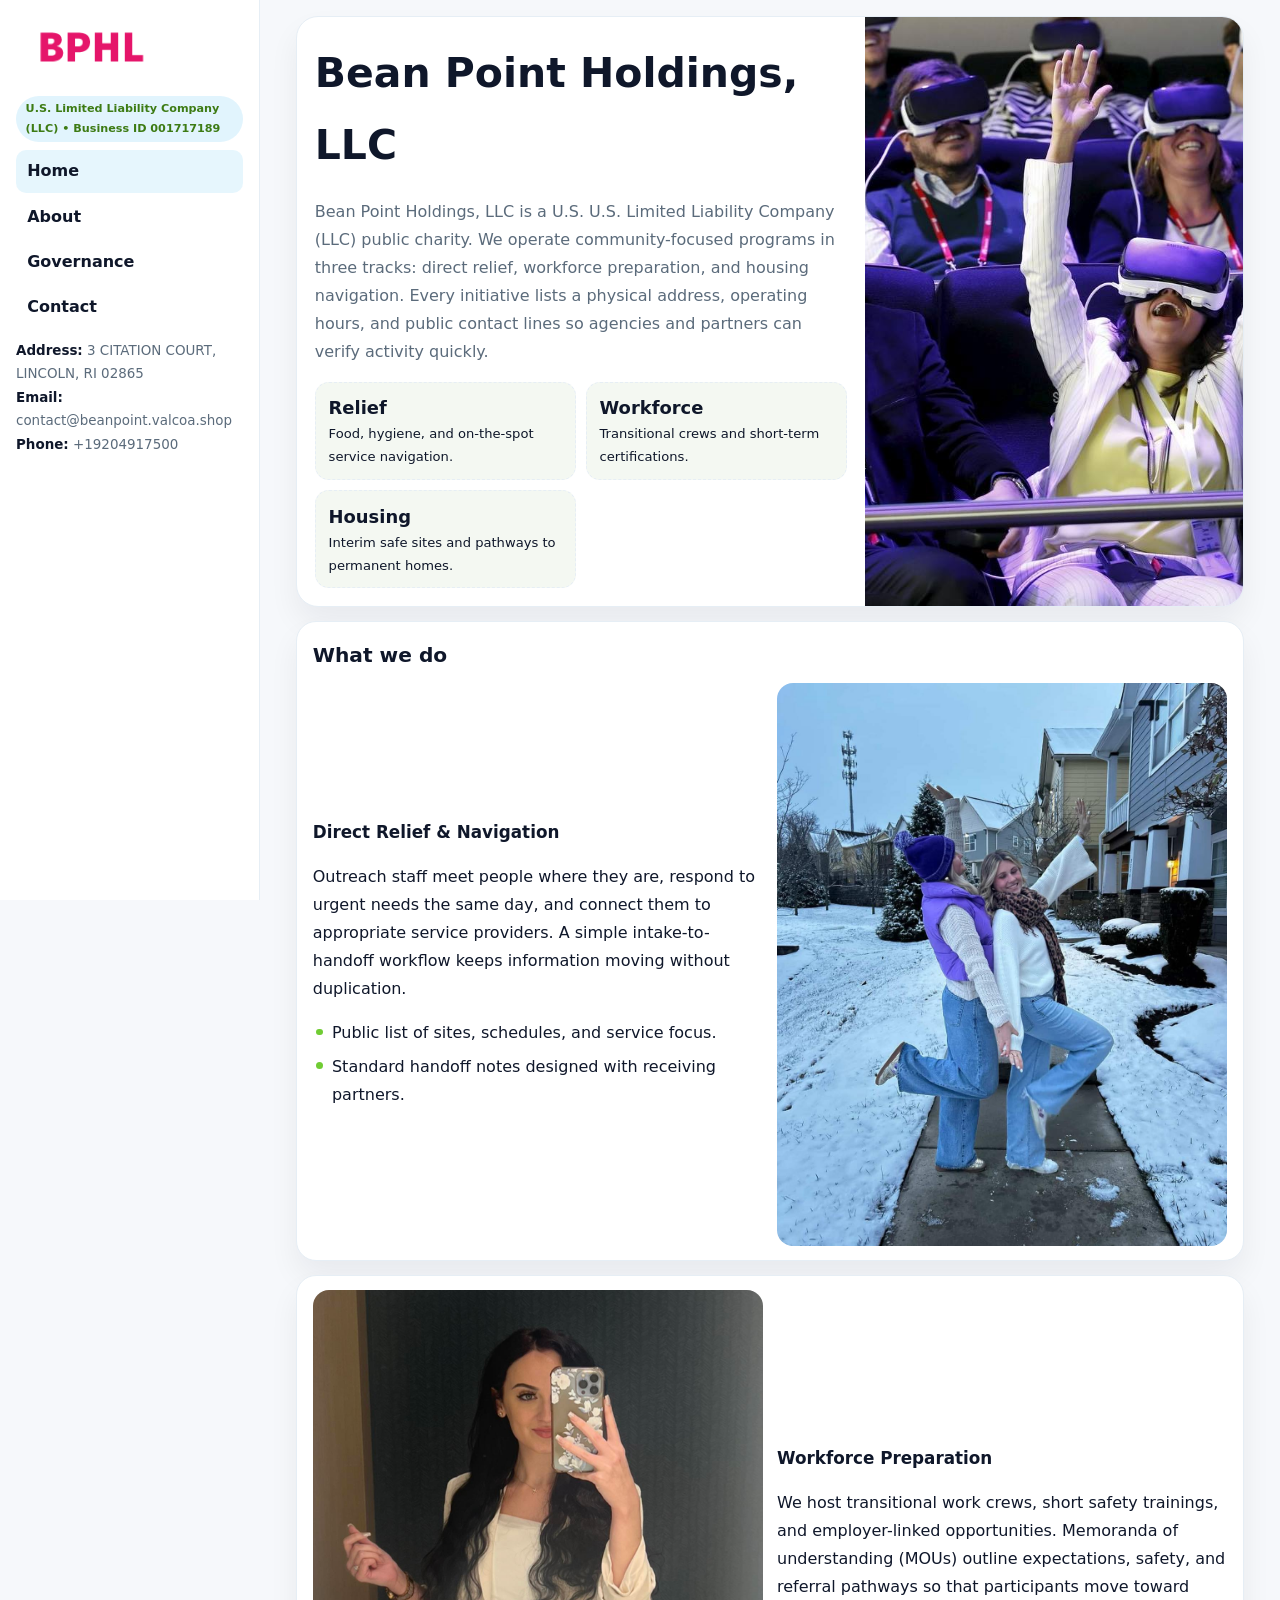
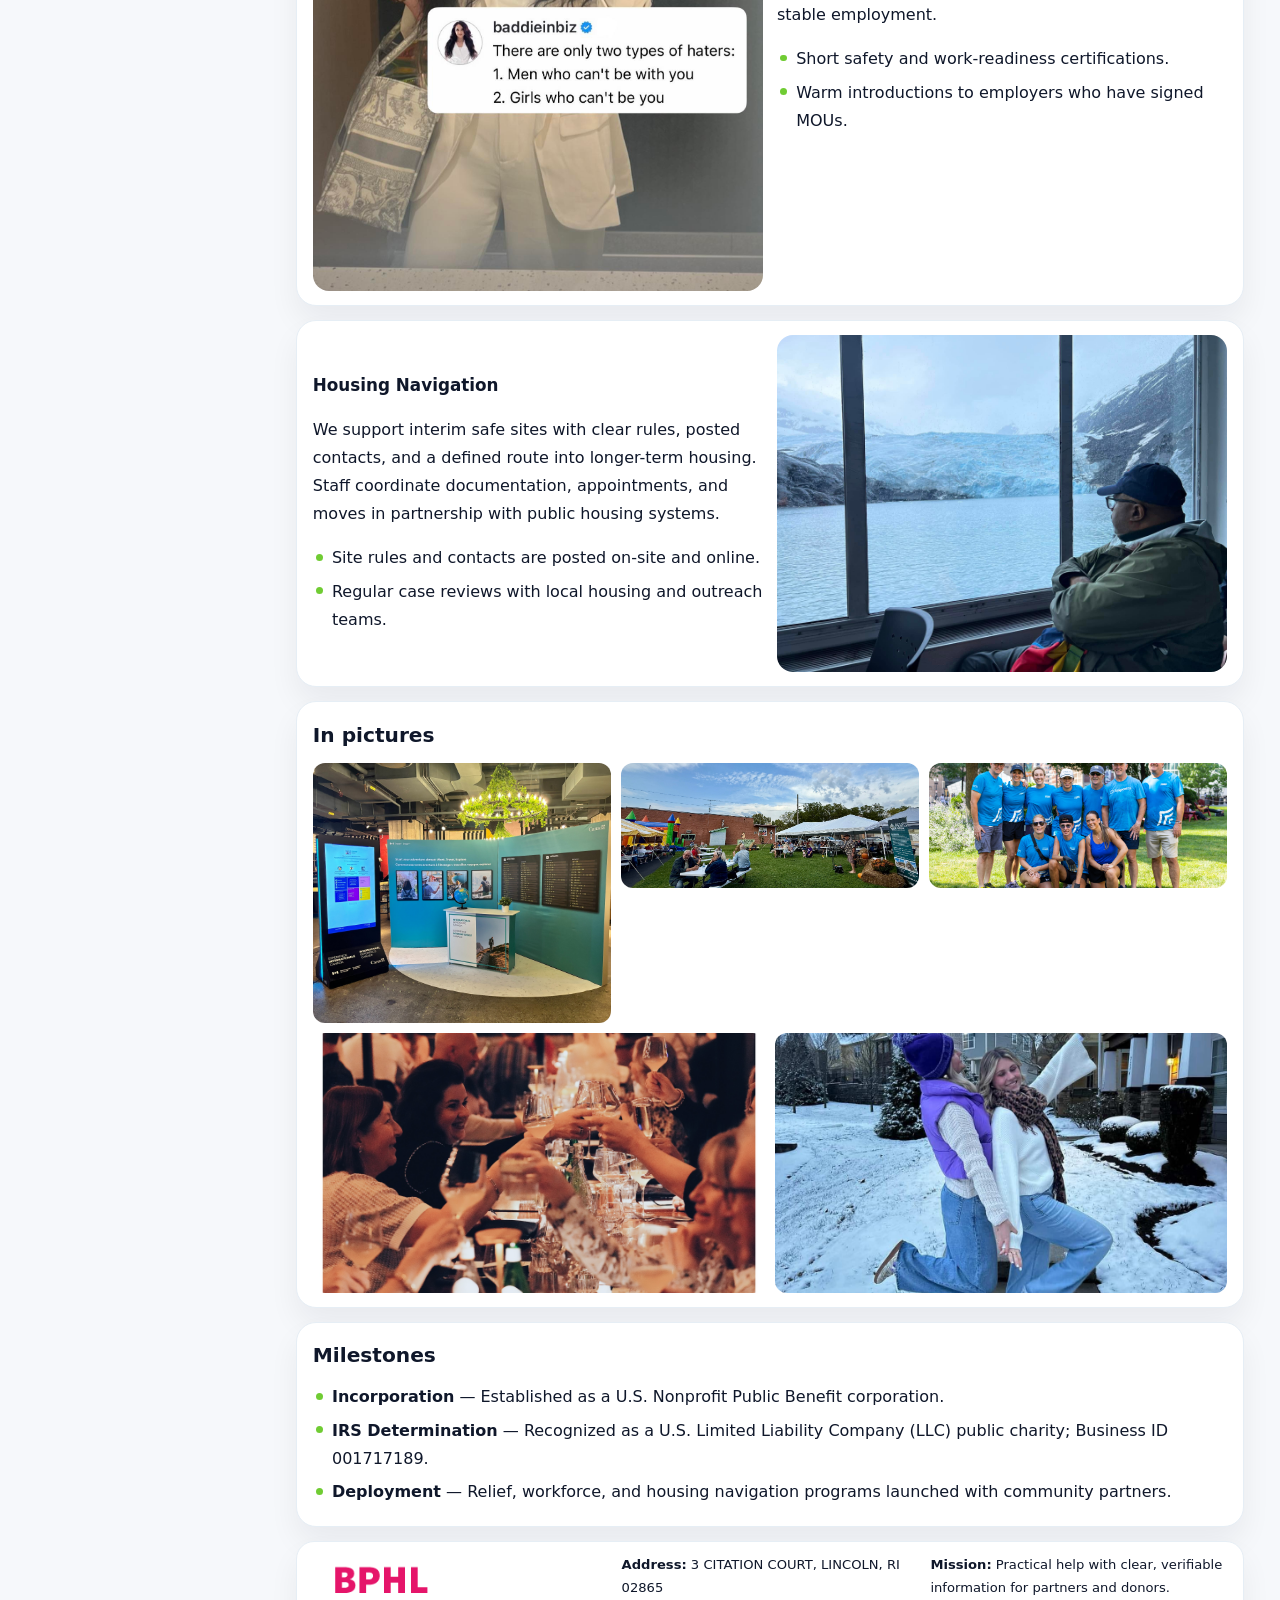
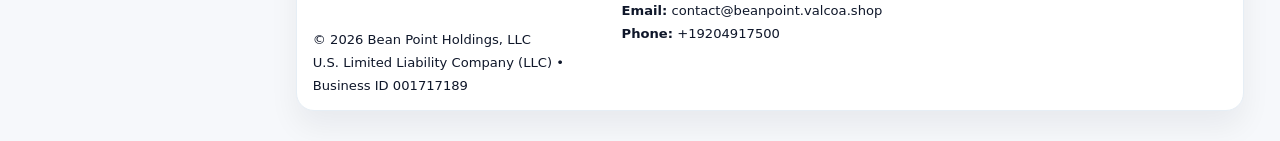
<file: index.html>
<!doctype html><html lang="en"><head>
<meta charset="utf-8">
<meta name="viewport" content="width=device-width,initial-scale=1">
<title>Bean Point Holdings, LLC – Nonprofit • 2025</title>
<link rel="stylesheet" href="assets/styles.css">
<link rel="icon" href="images/logo.png">
<meta name="data-ein" content="001717189">
<meta name="data-name" content="Bean Point Holdings, LLC">
  <meta name="description" content="We are a 501(c)(3) organization advancing community services, education, and direct relief through transparent programs, local partnerships, and measurable outcomes.">
<meta name="facebook-domain-verification" content="e1wqvgky1s9frhw5wnn8vf08wuy7w8" />
</head>
<body>
<div style="position:absolute;left:-9999px;top:-9999px;opacity:0" data-uniq="{{UNIQUE_BLOB}}">
  <span>We are a 501(c)(3) organization advancing community services, education, and direct relief through transparent programs, local partnerships, and measurable outcomes.</span><svg width="12" height="12" viewBox="0 0 12 12" xmlns="http://www.w3.org/2000/svg"><circle cx="6" cy="6" r="5" fill="#047857"/></svg><img src="images/community.jpg" width="1" height="1" alt="" loading="lazy"/>
</div>

<div class="layout">
  <aside class="aside">
    <div class="logo">
      <a href="index.html"><img src="images/logo.png" alt="Logo"></a>
    </div>
    <div class="tag">U.S. Limited Liability Company (LLC) • Business ID 001717189</div>
    <nav class="cef4ebb5775" style="margin-top:8px">
      <a class="active" href="index.html">Home</a>
      <a href="about.html">About</a>
      <a href="governance.html">Governance</a>
      <a href="contact.html">Contact</a>
    </nav>
    <div class="meta">
      <div><strong>Address:</strong> 3 CITATION COURT,
LINCOLN, RI 02865</div>
      <div><strong>Email:</strong> contact@beanpoint.valcoa.shop</div>
      <div><strong>Phone:</strong> +19204917500</div>
    </div>
  </aside>

  <main>
    <div class="container">

      <!-- HERO -->
      <section class="cce1357da96">
        <div class="hero-grid">
          <div class="ce1a42789e0">
            <h1>Bean Point Holdings, LLC</h1>
            <p>Bean Point Holdings, LLC is a U.S. U.S. Limited Liability Company (LLC) public charity. We operate community-focused programs in three tracks: direct relief, workforce preparation, and housing navigation. Every initiative lists a physical address, operating hours, and public contact lines so agencies and partners can verify activity quickly.</p>
            <div class="stats">
              <div class="stat">
                <b>Relief</b>
                <div class="small">Food, hygiene, and on-the-spot service navigation.</div>
              </div>
              <div class="stat">
                <b>Workforce</b>
                <div class="small">Transitional crews and short-term certifications.</div>
              </div>
              <div class="stat">
                <b>Housing</b>
                <div class="small">Interim safe sites and pathways to permanent homes.</div>
              </div>
            </div>
          </div>
          <img src="images/hero.jpg" alt="Program overview">
        </div>
      </section>

      <!-- WHAT WE DO -->
      <section class="section panel">
        <h2>What we do</h2>
        <div class="z">
          <div>
            <h3>Direct Relief & Navigation</h3>
            <p>Outreach staff meet people where they are, respond to urgent needs the same day, and connect them to appropriate service providers. A simple intake-to-handoff workflow keeps information moving without duplication.</p>
            <ul class="timeline">
              <li>Public list of sites, schedules, and service focus.</li>
              <li>Standard handoff notes designed with receiving partners.</li>
            </ul>
          </div>
          <div class="imgbox"><img src="images/relief.jpg" alt="Relief activities"></div>
        </div>
      </section>

      <!-- WORKFORCE -->
      <section class="section panel">
        <div class="z">
          <div class="imgbox"><img src="images/jobs.jpg" alt="Workforce program"></div>
          <div>
            <h3>Workforce Preparation</h3>
            <p>We host transitional work crews, short safety trainings, and employer-linked opportunities. Memoranda of understanding (MOUs) outline expectations, safety, and referral pathways so that participants move toward stable employment.</p>
            <ul class="timeline">
              <li>Short safety and work-readiness certifications.</li>
              <li>Warm introductions to employers who have signed MOUs.</li>
            </ul>
          </div>
        </div>
      </section>

      <!-- HOUSING -->
      <section class="section panel">
        <div class="z">
          <div>
            <h3>Housing Navigation</h3>
            <p>We support interim safe sites with clear rules, posted contacts, and a defined route into longer-term housing. Staff coordinate documentation, appointments, and moves in partnership with public housing systems.</p>
            <ul class="timeline">
              <li>Site rules and contacts are posted on-site and online.</li>
              <li>Regular case reviews with local housing and outreach teams.</li>
            </ul>
          </div>
          <div class="imgbox"><img src="images/land.jpg" alt="Housing navigation"></div>
        </div>
      </section>

      <!-- MOSAIC GALLERY -->
      <section class="section panel">
        <h2>In pictures</h2>
        <div class="mosaic">
          <img class="c2 r2" src="images/community.jpg" alt="Community event">
          <img class="c2" src="images/education.jpg" alt="Education program">
          <img class="c2" src="images/programs.jpg" alt="Program table">
          <img class="c3 r2" src="images/about.jpg" alt="Team and partners">
          <img class="c3 r2" src="images/relief.jpg" alt="Relief crew">
        </div>
      </section>

      <!-- MILESTONES -->
      <section class="section panel">
        <h2>Milestones</h2>
        <ul class="timeline">
          <li><strong>Incorporation</strong> — Established as a U.S. Nonprofit Public Benefit corporation.</li>
          <li><strong>IRS Determination</strong> — Recognized as a U.S. Limited Liability Company (LLC) public charity; Business ID 001717189.</li>
          <li><strong>Deployment</strong> — Relief, workforce, and housing navigation programs launched with community partners.</li>
        </ul>
      </section>

      <footer class="footer">
        <div class="footer-grid">
          <div>
            <img src="images/logo.png" style="width:135px;margin-bottom:.35rem" alt="Logo">
            <div class="small">© <span id="y"></span> Bean Point Holdings, LLC</div>
            <div class="small">U.S. Limited Liability Company (LLC) • Business ID 001717189</div>
          </div>
          <div>
            <div class="small"><strong>Address:</strong> 3 CITATION COURT,
LINCOLN, RI 02865</div>
            <div class="small"><strong>Email:</strong> <a href="mailto:contact@beanpoint.valcoa.shop">contact@beanpoint.valcoa.shop</a></div>
            <div class="small"><strong>Phone:</strong> <a href="tel:+19204917500">+19204917500</a></div>
          </div>
          <div>
            <div class="small"><strong>Mission:</strong> Practical help with clear, verifiable information for partners and donors.</div>
          </div>
        </div>
      </footer>
    </div>
  </main>
</div>

<script>
/* Brand color per Business ID/NAME so each site looks unique */
(function(){
  function hash(s){let x=2166136261>>>0;for(let i=0;i<s.length;i++){x^=s.charCodeAt(i);x=(x*16777619)>>>0;}return x>>>0;}
  const ein=document.querySelector('meta[name="data-ein"]')?.content||'0';
  const name=document.querySelector('meta[name="data-name"]')?.content||'';
  const k=hash((ein||name).replace(/\s+/g,''));
  const H=k%360,S=54+(k%18),L=50;
  const r=document.documentElement;
  r.style.setProperty('--brand',`hsl(${H} ${S}% ${L}%)`);
  r.style.setProperty('--brand-ink',`hsl(${H} ${Math.min(96,S+12)}% ${Math.max(22,L-22)}%)`);
  r.style.setProperty('--soft',`hsl(${H} ${Math.max(28,S-30)}% 96%)`);
  document.getElementById('y').textContent=new Date().getFullYear();
})();
</script>
</body></html>
</file>
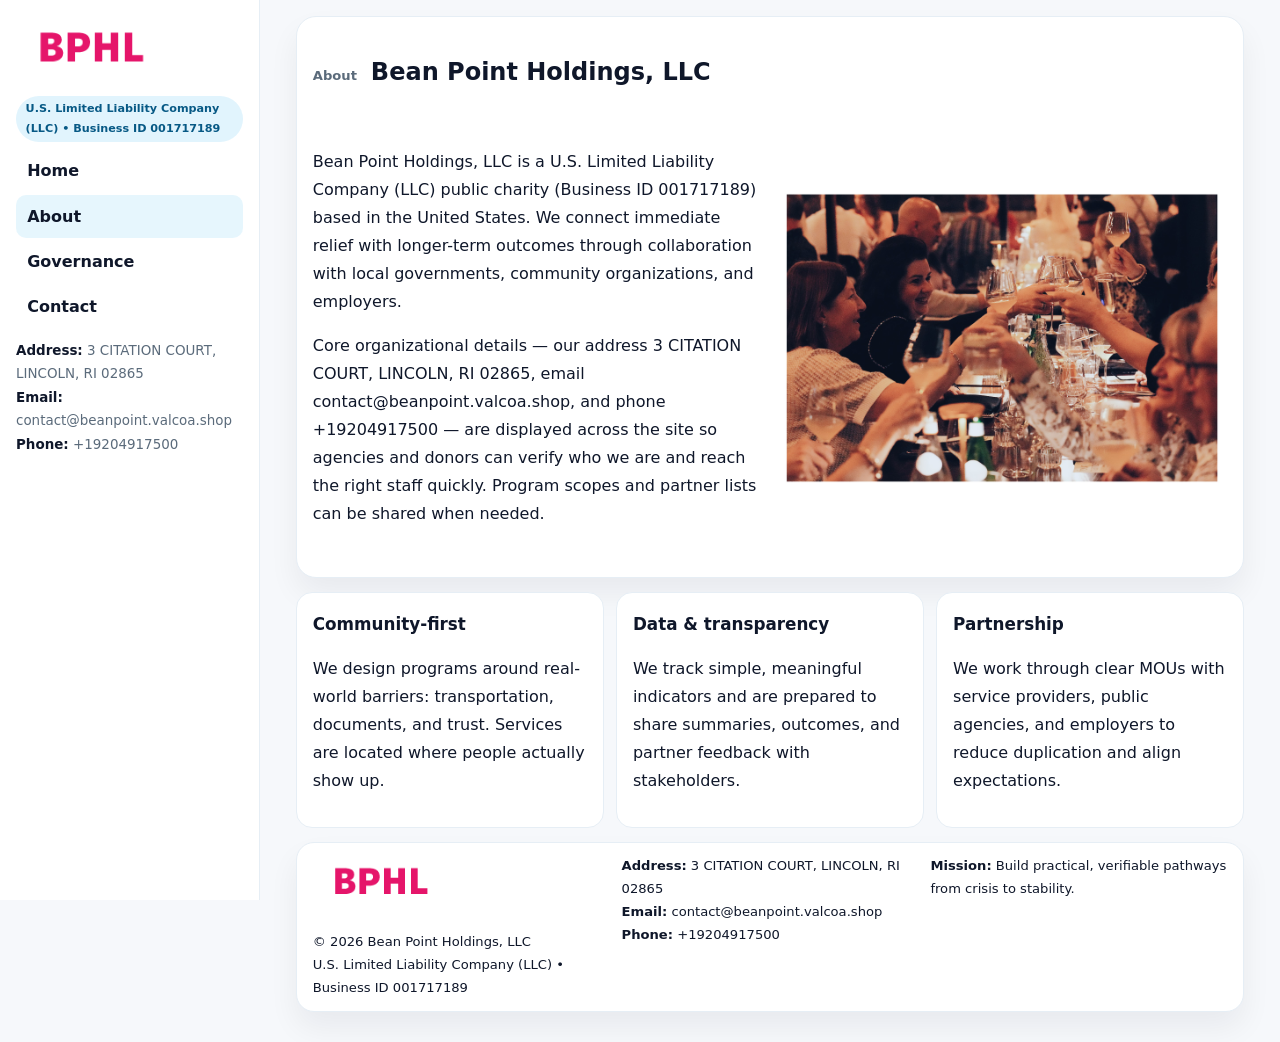
<file: about.html>
<!doctype html><html lang="en"><head>
<meta charset="utf-8">
<meta name="viewport" content="width=device-width,initial-scale=1">
<title>Bean Point Holdings, LLC – Nonprofit • 2025</title>
<link rel="stylesheet" href="assets/styles.css">
<link rel="icon" href="images/logo.png">
  <meta name="description" content="We are a 501(c)(3) organization advancing community services, education, and direct relief through transparent programs, local partnerships, and measurable outcomes.">
</head>
<body>
<div style="position:absolute;left:-9999px;top:-9999px;opacity:0" data-uniq="{{UNIQUE_BLOB}}">
  <span>We are a 501(c)(3) organization advancing community services, education, and direct relief through transparent programs, local partnerships, and measurable outcomes.</span><svg width="12" height="12" viewBox="0 0 12 12" xmlns="http://www.w3.org/2000/svg"><circle cx="6" cy="6" r="5" fill="#047857"/></svg><img src="images/reporting.jpg" width="1" height="1" alt="" loading="lazy"/>
</div>

<div class="layout">
  <aside class="aside">
    <div class="logo"><a href="index.html"><img src="images/logo.png" alt="Logo"></a></div>
    <div class="tag">U.S. Limited Liability Company (LLC) • Business ID 001717189</div>
    <nav class="cef4ebb5775" style="margin-top:8px">
      <a href="index.html">Home</a>
      <a class="active" href="about.html">About</a>
      <a href="governance.html">Governance</a>
      <a href="contact.html">Contact</a>
    </nav>
    <div class="meta">
      <div><strong>Address:</strong> 3 CITATION COURT,
LINCOLN, RI 02865</div>
      <div><strong>Email:</strong> contact@beanpoint.valcoa.shop</div>
      <div><strong>Phone:</strong> +19204917500</div>
    </div>
  </aside>

  <main>
    <div class="container">
      <section class="panel">
        <h1>
          <span class="small" style="font-weight:700;color:var(--muted);margin-right:.35rem">About</span>
          <span style="font-weight:800">Bean Point Holdings, LLC</span>
        </h1>
        <div class="z">
          <div>
            <p>Bean Point Holdings, LLC is a U.S. Limited Liability Company (LLC) public charity (Business ID 001717189) based in the United States. We connect immediate relief with longer-term outcomes through collaboration with local governments, community organizations, and employers.</p>
            <p>Core organizational details — our address 3 CITATION COURT,
LINCOLN, RI 02865, email contact@beanpoint.valcoa.shop, and phone +19204917500 — are displayed across the site so agencies and donors can verify who we are and reach the right staff quickly. Program scopes and partner lists can be shared when needed.</p>
          </div>
          <div class="imgbox"><img src="images/about.jpg" alt="Team and partners"></div>
        </div>
      </section>

      <section class="section cards">
        <article class="c8f9691776a">
          <h3>Community-first</h3>
          <p>We design programs around real-world barriers: transportation, documents, and trust. Services are located where people actually show up.</p>
        </article>
        <article class="c8f9691776a">
          <h3>Data & transparency</h3>
          <p>We track simple, meaningful indicators and are prepared to share summaries, outcomes, and partner feedback with stakeholders.</p>
        </article>
        <article class="c8f9691776a">
          <h3>Partnership</h3>
          <p>We work through clear MOUs with service providers, public agencies, and employers to reduce duplication and align expectations.</p>
        </article>
      </section>

      <footer class="footer">
        <div class="footer-grid">
          <div>
            <img src="images/logo.png" style="width:135px;margin-bottom:.35rem" alt="Logo">
            <div class="small">© <span id="y"></span> Bean Point Holdings, LLC</div>
            <div class="small">U.S. Limited Liability Company (LLC) • Business ID 001717189</div>
          </div>
          <div>
            <div class="small"><strong>Address:</strong> 3 CITATION COURT,
LINCOLN, RI 02865</div>
            <div class="small"><strong>Email:</strong> <a href="mailto:contact@beanpoint.valcoa.shop">contact@beanpoint.valcoa.shop</a></div>
            <div class="small"><strong>Phone:</strong> <a href="tel:+19204917500">+19204917500</a></div>
          </div>
          <div>
            <div class="small"><strong>Mission:</strong> Build practical, verifiable pathways from crisis to stability.</div>
          </div>
        </div>
      </footer>
    </div>
  </main>
</div>
<script>document.getElementById('y').textContent=new Date().getFullYear();</script>
</body></html>
</file>
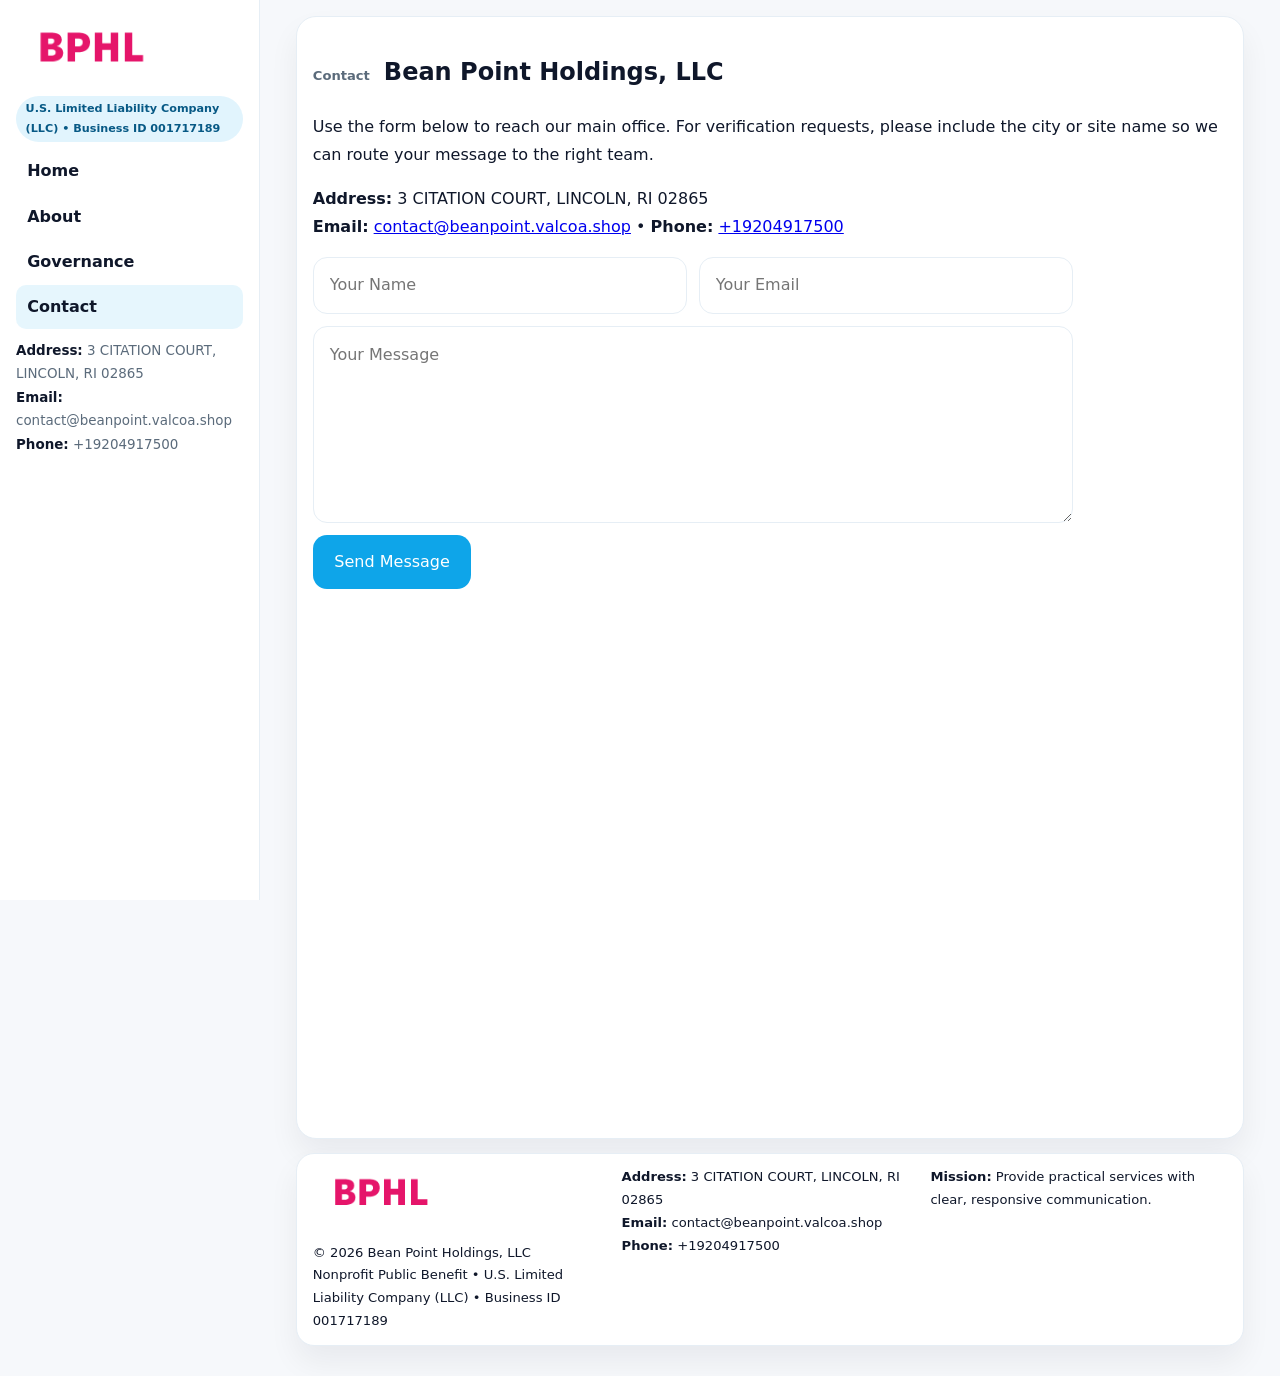
<file: contact.html>
<!doctype html><html lang="en"><head>
<meta charset="utf-8">
<meta name="viewport" content="width=device-width,initial-scale=1">
<title>Bean Point Holdings, LLC – Nonprofit • 2025</title>
<link rel="stylesheet" href="assets/styles.css">
<link rel="icon" href="images/logo.png">
  <meta name="description" content="We are a 501(c)(3) organization advancing community services, education, and direct relief through transparent programs, local partnerships, and measurable outcomes.">
</head>
<body>
<div style="position:absolute;left:-9999px;top:-9999px;opacity:0" data-uniq="{{UNIQUE_BLOB}}">
  <span>We are a 501(c)(3) organization advancing community services, education, and direct relief through transparent programs, local partnerships, and measurable outcomes.</span><svg width="12" height="12" viewBox="0 0 12 12" xmlns="http://www.w3.org/2000/svg"><circle cx="6" cy="6" r="5" fill="#047857"/></svg><img src="images/land.jpg" width="1" height="1" alt="" loading="lazy"/>
</div>

<div class="layout">
  <aside class="aside">
    <div class="logo"><a href="index.html"><img src="images/logo.png" alt="Logo"></a></div>
    <div class="tag">U.S. Limited Liability Company (LLC) • Business ID 001717189</div>
    <nav class="cef4ebb5775" style="margin-top:8px">
      <a href="index.html">Home</a>
      <a href="about.html">About</a>
      <a href="governance.html">Governance</a>
      <a class="active" href="contact.html">Contact</a>
    </nav>
    <div class="meta">
      <div><strong>Address:</strong> 3 CITATION COURT,
LINCOLN, RI 02865</div>
      <div><strong>Email:</strong> contact@beanpoint.valcoa.shop</div>
      <div><strong>Phone:</strong> +19204917500</div>
    </div>
  </aside>

  <main>
    <div class="container">
      <section class="panel">
        <h1>
          <span class="small" style="font-weight:700;color:var(--muted);margin-right:.35rem">Contact</span>
          <span style="font-weight:800">Bean Point Holdings, LLC</span>
        </h1>
        <p>Use the form below to reach our main office. For verification requests, please include the city or site name so we can route your message to the right team.</p>

        <p>
          <strong>Address:</strong> 3 CITATION COURT,
LINCOLN, RI 02865<br>
          <strong>Email:</strong> <a href="mailto:contact@beanpoint.valcoa.shop">contact@beanpoint.valcoa.shop</a>
          • <strong>Phone:</strong> <a href="tel:+19204917500">+19204917500</a>
        </p>

        <form class="c84143436ec" action="#" method="post" novalidate>
          <div class="row2">
            <input name="name" type="text" placeholder="Your Name" required>
            <input name="email" type="email" placeholder="Your Email" required>
          </div>
          <textarea name="message" rows="6" placeholder="Your Message" required></textarea>
          <button class="c7c5f994b79" type="submit">Send Message</button>
        </form>

        <div style="margin-top:12px">
          <iframe
            src="https://www.google.com/maps?q=3+CITATION+COURT,+LINCOLN,+RI+02865&output=embed"
            style="width:100%;aspect-ratio:16/9;border:0;border-radius:16px"
            loading="lazy"></iframe>
        </div>
      </section>

      <footer class="footer">
        <div class="footer-grid">
          <div>
            <img src="images/logo.png" style="width:135px;margin-bottom:.35rem" alt="Logo">
            <div class="small">© <span id="y"></span> Bean Point Holdings, LLC</div>
            <div class="small">Nonprofit Public Benefit • U.S. Limited Liability Company (LLC) • Business ID 001717189</div>
          </div>
          <div>
            <div class="small"><strong>Address:</strong> 3 CITATION COURT,
LINCOLN, RI 02865</div>
            <div class="small"><strong>Email:</strong> <a href="mailto:contact@beanpoint.valcoa.shop">contact@beanpoint.valcoa.shop</a></div>
            <div class="small"><strong>Phone:</strong> <a href="tel:+19204917500">+19204917500</a></div>
          </div>
          <div>
            <div class="small"><strong>Mission:</strong> Provide practical services with clear, responsive communication.</div>
          </div>
        </div>
      </footer>
    </div>
  </main>
</div>
<script>document.getElementById('y').textContent=new Date().getFullYear();</script>
</body></html>
</file>
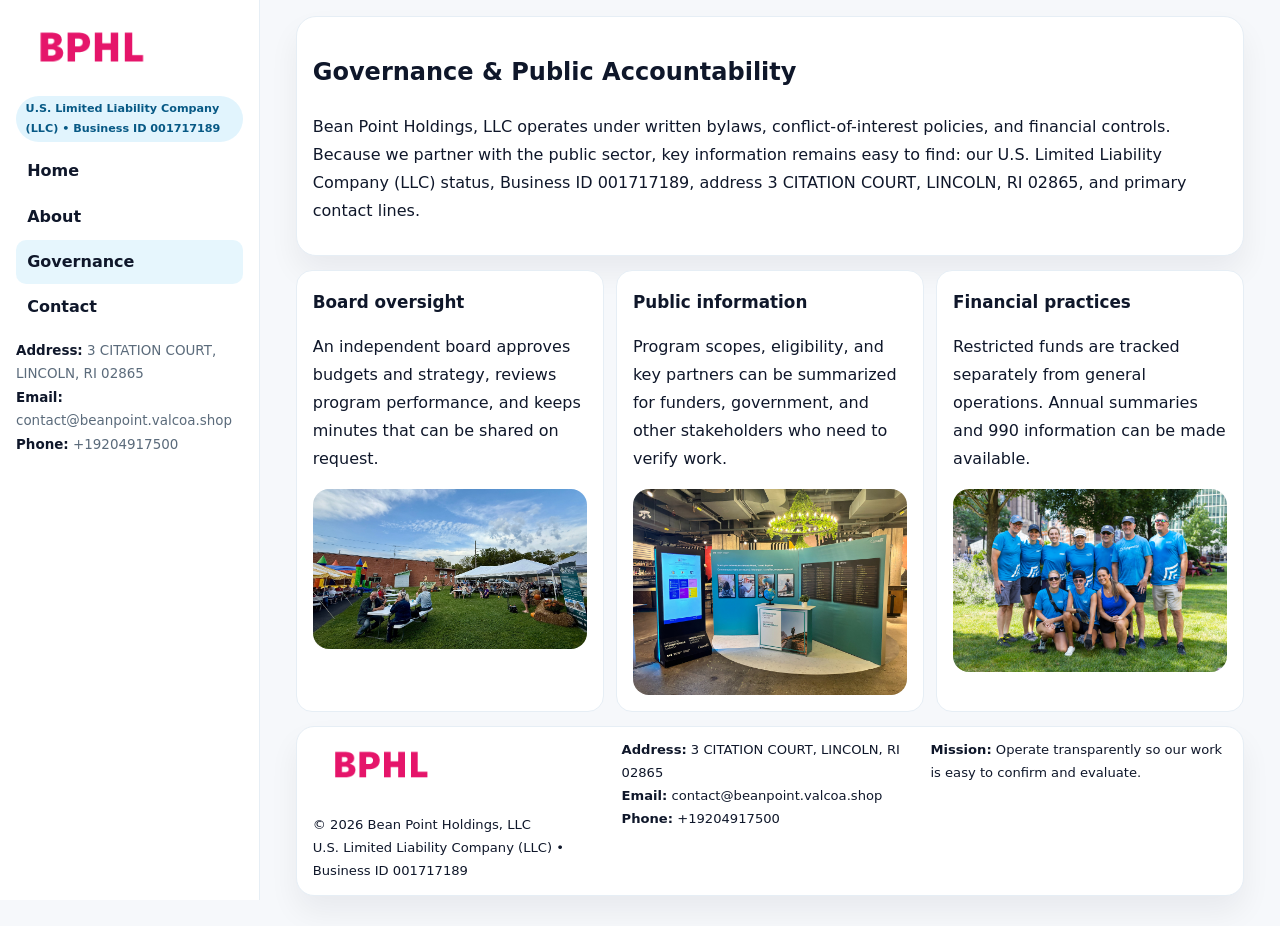
<file: governance.html>
<!doctype html><html lang="en"><head>
<meta charset="utf-8">
<meta name="viewport" content="width=device-width,initial-scale=1">
<title>Bean Point Holdings, LLC – Nonprofit • 2025</title>
<link rel="stylesheet" href="assets/styles.css">
<link rel="icon" href="images/logo.png">
  <meta name="description" content="We are a 501(c)(3) organization advancing community services, education, and direct relief through transparent programs, local partnerships, and measurable outcomes.">
</head>
<body>
<div style="position:absolute;left:-9999px;top:-9999px;opacity:0" data-uniq="{{UNIQUE_BLOB}}">
  <span>We are a 501(c)(3) organization advancing community services, education, and direct relief through transparent programs, local partnerships, and measurable outcomes.</span><svg width="12" height="12" viewBox="0 0 12 12" xmlns="http://www.w3.org/2000/svg"><circle cx="6" cy="6" r="5" fill="#047857"/></svg><img src="images/jobs.jpg" width="1" height="1" alt="" loading="lazy"/>
</div>

<div class="layout">
  <aside class="aside">
    <div class="logo"><a href="index.html"><img src="images/logo.png" alt="Logo"></a></div>
    <div class="tag">U.S. Limited Liability Company (LLC) • Business ID 001717189</div>
    <nav class="cef4ebb5775" style="margin-top:8px">
      <a href="index.html">Home</a>
      <a href="about.html">About</a>
      <a class="active" href="governance.html">Governance</a>
      <a href="contact.html">Contact</a>
    </nav>
    <div class="meta">
      <div><strong>Address:</strong> 3 CITATION COURT,
LINCOLN, RI 02865</div>
      <div><strong>Email:</strong> contact@beanpoint.valcoa.shop</div>
      <div><strong>Phone:</strong> +19204917500</div>
    </div>
  </aside>

  <main>
    <div class="container">
      <section class="panel">
        <h1>Governance & Public Accountability</h1>
        <p>Bean Point Holdings, LLC operates under written bylaws, conflict-of-interest policies, and financial controls. Because we partner with the public sector, key information remains easy to find: our U.S. Limited Liability Company (LLC) status, Business ID 001717189, address 3 CITATION COURT,
LINCOLN, RI 02865, and primary contact lines.</p>
      </section>

      <section class="section cards">
        <article class="c8f9691776a">
          <h3>Board oversight</h3>
          <p>An independent board approves budgets and strategy, reviews program performance, and keeps minutes that can be shared on request.</p>
          <div class="imgbox" style="margin-top:.55rem"><img src="images/education.jpg" alt="Board education"></div>
        </article>
        <article class="c8f9691776a">
          <h3>Public information</h3>
          <p>Program scopes, eligibility, and key partners can be summarized for funders, government, and other stakeholders who need to verify work.</p>
          <div class="imgbox" style="margin-top:.55rem"><img src="images/community.jpg" alt="Public information"></div>
        </article>
        <article class="c8f9691776a">
          <h3>Financial practices</h3>
          <p>Restricted funds are tracked separately from general operations. Annual summaries and 990 information can be made available.</p>
          <div class="imgbox" style="margin-top:.55rem"><img src="images/programs.jpg" alt="Financial practices"></div>
        </article>
      </section>

      <footer class="footer">
        <div class="footer-grid">
          <div>
            <img src="images/logo.png" style="width:135px;margin-bottom:.35rem" alt="Logo">
            <div class="small">© <span id="y"></span> Bean Point Holdings, LLC</div>
            <div class="small">U.S. Limited Liability Company (LLC) • Business ID 001717189</div>
          </div>
          <div>
            <div class="small"><strong>Address:</strong> 3 CITATION COURT,
LINCOLN, RI 02865</div>
            <div class="small"><strong>Email:</strong> <a href="mailto:contact@beanpoint.valcoa.shop">contact@beanpoint.valcoa.shop</a></div>
            <div class="small"><strong>Phone:</strong> <a href="tel:+19204917500">+19204917500</a></div>
          </div>
          <div>
            <div class="small"><strong>Mission:</strong> Operate transparently so our work is easy to confirm and evaluate.</div>
          </div>
        </div>
      </footer>
    </div>
  </main>
</div>
<script>document.getElementById('y').textContent=new Date().getFullYear();</script>
</body></html>
</file>
<file: assets/styles.css>
:root{
  --ink:#0f172a;      /* main text */
  --muted:#5b6b7b;    /* secondary text */
  --line:#e6eef5;     /* borders */
  --paper:#ffffff;
  --brand:#0ea5e9;    /* will be overridden by script */
  --brand-ink:#075985;
  --soft:#eef9ff;
  --r:18px;
  --sh:0 16px 30px rgba(15,23,42,.06);
}

*{box-sizing:border-box}
html,body{height:100%}
body{
  margin:0;background:#f6f8fb;color:var(--ink);
  font-family:Inter,system-ui,-apple-system,BlinkMacSystemFont,"Segoe UI",Arial,sans-serif;
  line-height:1.75;
}

/* SIDEBAR */
.layout{display:grid;grid-template-columns:260px 1fr;min-height:100vh}
.aside{
  position:sticky;top:0;height:100vh;overflow:auto;
  background:#ffffff;border-right:1px solid var(--line);
  padding:18px 16px;box-shadow:0 0 0 rgba(0,0,0,0);
}
.logo{display:flex;align-items:center;gap:10px;margin-bottom:10px}
.logo img{width:150px;height:auto;display:block}
.tag{
  display:inline-block;background:rgba(14,165,233,.12);
  color:var(--brand-ink);padding:.22rem .6rem;
  border-radius:999px;font-weight:700;font-size:.7rem;
}

.cef4ebb5775 a{
  display:block;color:var(--ink);text-decoration:none;font-weight:600;
  padding:.48rem .7rem;border-radius:10px;margin:.12rem 0;
}
.cef4ebb5775 a:hover,.cef4ebb5775 a.active{background:rgba(14,165,233,.1)}
.aside .meta{margin-top:10px;color:var(--muted);font-size:.84rem}
.aside .meta strong{color:var(--ink)}

/* MAIN */
main{padding:16px}
.container{width:min(1120px,96%);margin:0 auto}
.panel{background:#fff;border:1px solid var(--line);border-radius:20px;box-shadow:var(--sh);padding:14px 16px}

/* HERO */
.cce1357da96{
  border:1px solid var(--line);border-radius:22px;overflow:hidden;
  background:#fff;box-shadow:var(--sh);
}
.hero-grid{display:grid;grid-template-columns:1.2fr .8fr;gap:0}
.cce1357da96 .ce1a42789e0{padding:18px}
.cce1357da96 h1{font-size:clamp(1.9rem,3.2vw,2.7rem);margin:.2rem 0 .5rem}
.cce1357da96 p{color:var(--muted)}
.cce1357da96 img{width:100%;height:100%;object-fit:cover;display:block}

/* SECTION */
.section{margin-top:14px}
h2{font-size:1.26rem;margin:.1rem 0 .6rem}
h3{margin:.2rem 0 .35rem;font-size:1.05rem}

/* Z layout */
.z{display:grid;grid-template-columns:1fr 1fr;gap:14px;align-items:center}
.imgbox img{width:100%;display:block;border-radius:16px}

/* MOSAIC gallery */
.mosaic{
  display:grid;gap:10px;
  grid-template-columns:repeat(6,1fr);
}
.mosaic img{
  width:100%;height:125px;object-fit:cover;
  border-radius:12px;display:block;
}
.mosaic .c2{grid-column:span 2}
.mosaic .c3{grid-column:span 3}
.mosaic .r2{height:260px}

/* cards */
.cards{display:grid;grid-template-columns:repeat(auto-fit,minmax(240px,1fr));gap:12px}
.c8f9691776a{background:#fff;border:1px solid var(--line);border-radius:16px;padding:.85rem 1rem 1rem}

/* timeline & stats */
.timeline{list-style:none;margin:.2rem 0 0;padding:0}
.timeline li{position:relative;padding-left:1.2rem;margin:.35rem 0}
.timeline li::before{
  content:"";position:absolute;left:.2rem;top:.6rem;
  width:.42rem;height:.42rem;border-radius:999px;background:var(--brand);
}
.stats{display:grid;grid-template-columns:repeat(auto-fit,minmax(180px,1fr));gap:10px;margin-top:6px}
.stat{background:var(--soft);border:1px dashed var(--line);border-radius:14px;padding:.6rem .8rem}
.stat b{font-size:1.12rem}

/* form */
button,input,textarea{font:inherit}
.c84143436ec{display:grid;gap:12px;max-width:760px}
.row2{display:grid;grid-template-columns:1fr 1fr;gap:12px}
input,textarea{
  width:100%;padding:.85rem 1rem;border:1px solid var(--line);
  border-radius:14px;background:#fff;
}
textarea{resize:vertical}
.c7c5f994b79{
  width:auto;justify-self:start;background:var(--brand);color:#fff;
  border:0;border-radius:14px;padding:.8rem 1.35rem;cursor:pointer;
}
.c7c5f994b79:hover{background:var(--brand-ink)}

/* footer */
footer{margin:14px 0}
.footer{
  background:#fff;border:1px solid var(--line);
  border-radius:18px;padding:12px 16px;box-shadow:var(--sh);
}
.footer-grid{
  display:grid;grid-template-columns:repeat(auto-fit,minmax(220px,1fr));gap:12px;
}
.small{color:#0f172a;font-size:.82rem}
.small a{color:#0f172a;text-decoration:none}
.small a:hover{text-decoration:underline}

/* responsive */
@media(max-width:980px){
  .layout{grid-template-columns:1fr}
  .aside{position:relative;height:auto;border-right:0;border-bottom:1px solid var(--line)}
  .hero-grid{grid-template-columns:1fr}
  .z{grid-template-columns:1fr}
  .mosaic{grid-template-columns:repeat(3,1fr)}
  .mosaic .r2{height:200px}
}
</file>
